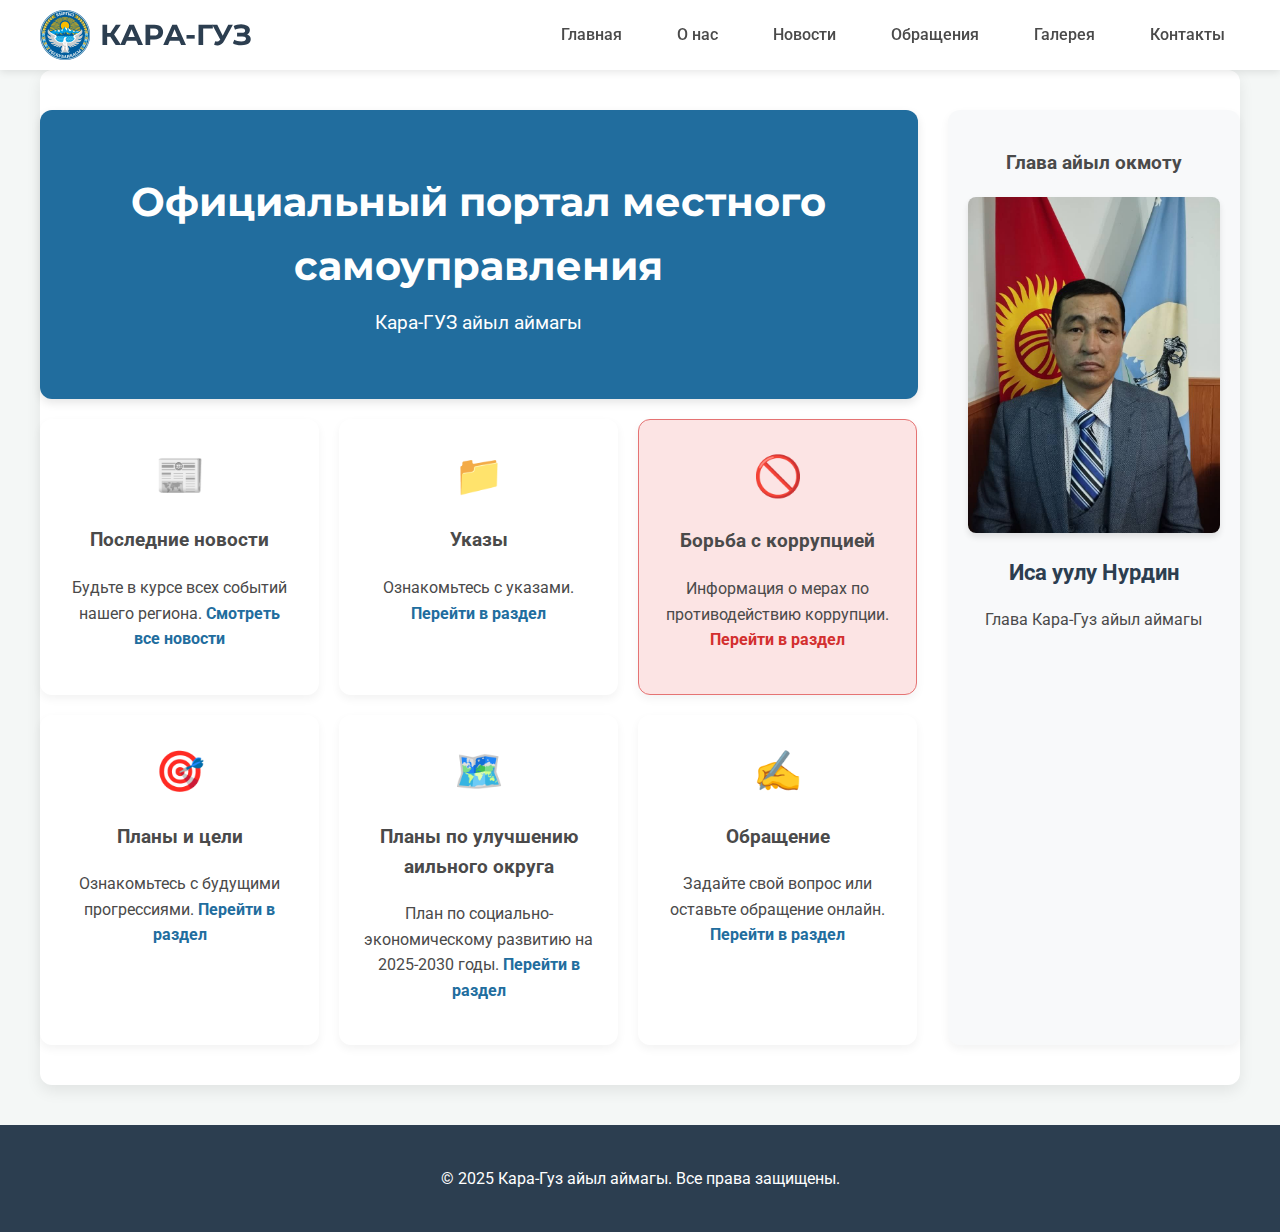
<file: index.html>
﻿<!DOCTYPE html>
<html lang="ru">
<head>
    <meta charset="UTF-8">
    <meta name="viewport" content="width=device-width, initial-scale=1.0">
    <title>Официальный сайт Кара-Гуз айыл аймагы</title>
    <meta name="description" content="Официальный портал местного самоуправления Кара-Гуз айыл аймагы. Новости, документы, обращения граждан, контакты.">
    <meta name="keywords" content="Кара-Гуз, айыл аймагы, Кара-Кулжинский район, Ошская область, местное самоуправление, новости, документы, контакты">
    <meta name="author" content="Разработчик сайта">

    <link rel="stylesheet" href="style.css">
    <link rel="preconnect" href="https://fonts.googleapis.com">
    <link rel="preconnect" href="https://fonts.gstatic.com" crossorigin>
    <link href="https://fonts.googleapis.com/css2?family=Montserrat:wght@400;500;700&family=Roboto:wght@400;700&display=swap" rel="stylesheet">
    <style>
        /* Дополнительные стили для блока "Борьба с коррупцией" */
        .info-card.corruption {
            background-color: #fce4e4;
            border: 1px solid #e57373;
        }

            .info-card.corruption .card-icon {
                color: #d32f2f;
            }

            .info-card.corruption .card-link {
                color: #d32f2f;
            }
    </style>
</head>

<body>

    <header class="header">
        <div class="container header-container">
            <a href="index.html" class="logo">
                <img src="images/logo.png" alt="Логотип Кара-Гуз айыл аймагы" class="logo-img" width="50" height="50">
                <span class="logo-text">КАРА-ГУЗ</span>
            </a>
            <nav class="nav" role="navigation">
                <ul class="nav-menu">
                    <li><a href="#home" class="nav-link" data-target="home">Главная</a></li>
                    <li><a href="#about" class="nav-link" data-target="about">О нас</a></li>
                    <li><a href="#news" class="nav-link" data-target="news">Новости</a></li>
                    <li><a href="#appeals" class="nav-link" data-target="appeals">Обращения</a></li>
                    <li><a href="#gallery" class="nav-link" data-target="gallery">Галерея</a></li>
                    <li><a href="#contacts" class="nav-link" data-target="contacts">Контакты</a></li>
                </ul>
            </nav>
            <button class="menu-toggle" aria-label="Открыть меню" aria-controls="nav-menu">
                <span></span>
                <span></span>
                <span></span>
            </button>
        </div>
    </header>

    <main id="main-content">
        <div class="container">

            <section id="home" class="content-section active">
                <div class="home-grid">
                    <div class="home-main">
                        <div class="hero-section">
                            <h1>Официальный портал местного самоуправления</h1>
                            <p>Кара-ГУЗ айыл аймагы</p>
                        </div>
                        <div class="info-blocks">
                            <div class="info-card" data-target="news">
                                <div class="card-icon">📰</div>
                                <h3>Последние новости</h3>
                                <p>Будьте в курсе всех событий нашего региона. <a href="news.html" class="card-link" data-target="news">Смотреть все новости</a></p>
                            </div>
                            <div class="info-card" onclick="window.location.href='указ.html'">
                                <div class="card-icon">📁</div>
                                <h3>Указы</h3>
                                <p>Ознакомьтесь с указами. <a href="указ.html" class="card-link">Перейти в раздел</a></p>
                            </div>
                            <div class="info-card corruption">
                                <div class="card-icon">🚫</div>
                                <h3>Борьба с коррупцией</h3>
                                <p>Информация о мерах по противодействию коррупции. <a href="corporation.html" class="card-link">Перейти в раздел</a></p>
                            </div>
                            <div class="info-card" onclick="window.location.href='указ.html'">
                                <div class="card-icon">🎯</div>
                                <h3>Планы и цели</h3>
                                <p>Ознакомьтесь с будущими прогрессиями. <a href="plans.html" class="card-link">Перейти в раздел</a></p>
                            </div>
                            <div class="info-card">
                                <div class="card-icon">🗺️</div>
                                <h3>Планы по улучшению аильного округа</h3>
                                <p>План по социально-экономическому развитию на 2025-2030 годы. <a href="progress.html" class="card-link">Перейти в раздел</a></p>
                            </div>
                            <div class="info-card" data-target="appeals">
                                <div class="card-icon">✍️</div>
                                <h3>Обращение</h3>
                                <p>Задайте свой вопрос или оставьте обращение онлайн. <a href="#appeals" class="card-link" data-target="appeals">Перейти в раздел</a></p>
                            </div>
                        </div>
                    </div>
                    <aside class="home-sidebar">
                        <div class="leader-block">
                            <h3>Глава айыл окмоту</h3>
                            <img src="images/глава_фото.jpg" alt="Фото главы Иса уулу Нурдин" class="leader-photo" loading="lazy" width="300" height="400">
                            <div class="leader-info">
                                <h4>Иса уулу Нурдин</h4>
                                <p>Глава Кара-Гуз айыл аймагы</p>
                            </div>
                        </div>
                    </aside>
                </div>
            </section>

            <section id="about" class="content-section" style="display: none;">
                <h2 class="section-title">Об айылном аймаке</h2>
                <div class="about-info">
                    <h3>Общая информация</h3>
                    <p><strong>Официальное название:</strong> Кара-Гуз айыл аймагынын айыл өкмөтү</p>
                    <p><strong>Год основания:</strong> 2024</p>
                    <p><strong>Географическое расположение:</strong> Расположен в западной части Кара-Кулжинского района, Ошской области.</p>
                    <p><strong>Глава:</strong> Иса уулу Нурдин</p>
                    <p><strong>Климат:</strong> Умеренный континентальный</p>
                    <p><strong>Состав:</strong> В состав айыл окмоту входят 8 сел.</p>
                    <div class="key-indicators">
                        <h3>Ключевые показатели (на 01.01.2025)</h3>
                        <table class="data-table">
                            <thead>
                                <tr>
                                    <th>Показатель</th>
                                    <th>Значение</th>
                                </tr>
                            </thead>
                            <tbody>
                                <tr>
                                    <td>Площадь</td>
                                    <td>27141 га</td>
                                </tr>
                                <tr>
                                    <td>Расстояние от районного центра</td>
                                    <td>24 км</td>
                                </tr>
                                <tr>
                                    <td>Расстояние от областного центра</td>
                                    <td>110 км</td>
                                </tr>
                                <tr>
                                    <td>Общая численность населения</td>
                                    <td>10219 человек</td>
                                </tr>
                                <tr>
                                    <td>Количество хозяйств</td>
                                    <td>1860</td>
                                </tr>
                                <tr>
                                    <td>Высота над уровнем моря</td>
                                    <td>1500-1900 м</td>
                                </tr>
                                <tr>
                                    <td>Национальный состав</td>
                                    <td>Кыргызы — 10219 человек (100%)</td>
                                </tr>
                                <tr>
                                    <td>Социальный состав</td>
                                    <td>Женщины — 5160, Мужчины — 5059</td>
                                </tr>
                                <tr>
                                    <td>Зарегистрировано преступлений</td>
                                    <td>4</td>
                                </tr>
                            </tbody>
                        </table>
                    </div>
                    <div class="village-info">
                        <h3>Села и их население</h3>
                        <ul class="village-list">
                            <li><strong>Кара-Жыгач:</strong> 1185 человек</li>
                            <li><strong>Алтын-Күрөк:</strong> 437 человек</li>
                            <li><strong>Насирдин:</strong> 416 человек</li>
                            <li><strong>Жетим-Дөбө:</strong> 1240 человек</li>
                            <li><strong>Калматай:</strong> 1050 человек</li>
                            <li><strong>Жаңы-Талаа:</strong> 1195 человек</li>
                            <li><strong>Кеңеш:</strong> 2906 человек</li>
                            <li><strong>Пор:</strong> 1776 человек</li>
                        </ul>
                    </div>
                </div>
            </section>

            <section id="news" class="content-section" style="display: none;">
                <h2 class="section-title">Последние новости</h2>
                <div class="news-list-view">
                </div>
                <div class="news-full-view">
                </div>
            </section>

            <section id="documents" class="content-section" style="display: none;">
                <h2 class="section-title">Документы</h2>
                <div class="document-filters">
                    <button class="filter-btn active" data-filter="all">Все</button>
                    <button class="filter-btn" data-filter="reports">Отчеты</button>
                    <button class="filter-btn" data-filter="resolutions">Постановления</button>
                </div>
                <ul class="documents-list">
                    <li data-category="resolutions">
                        <a href="#">
                            <div class="doc-info">
                                <h4>Постановление "О мерах по благоустройству села"</h4>
                                <p><strong>Дата:</strong> 15.07.2025</p>
                                <p><strong>Описание:</strong> Постановление, касающееся уборки и озеленения территорий айыл аймагы.</p>
                            </div>
                        </a>
                        <a href="#" class="download-link" download>Скачать (PDF)</a>
                    </li>
                    <li data-category="reports">
                        <a href="#">
                            <div class="doc-info">
                                <h4>Отчет о расходовании средств за II квартал 2025</h4>
                                <p><strong>Дата:</strong> 30.06.2025</p>
                            </div>
                        </a>
                        <a href="#" class="download-link" download>Скачать (PDF)</a>
                    </li>
                    <li data-category="resolutions">
                        <a href="#">
                            <div class="doc-info">
                                <h4>Постановление "О порядке рассмотрения обращений граждан"</h4>
                                <p><strong>Дата:</strong> 01.03.2023</p>
                                <p><strong>Описание:</strong> Документ, регламентирующий процесс приёма и рассмотрения обращений жителей.</p>
                            </div>
                        </a>
                        <a href="#" class="download-link" download>Скачать (PDF)</a>
                    </li>
                    <li data-category="reports">
                        <a href="#">
                            <div class="doc-info">
                                <h4>Отчет о проделанной работе за 2024 год</h4>
                                <p><strong>Дата:</strong> 15.01.2025</p>
                                <p><strong>Описание:</strong> Итоговый годовой отчет о деятельности айыл окмоту.</p>
                            </div>
                        </a>
                        <a href="#" class="download-link" download>Скачать (PDF)</a>
                    </li>
                </ul>
            </section>

            <section id="appeals" class="content-section" style="display: none;">
                <h2 class="section-title">Свяжитесь с нами</h2>
                <div class="appeals-info">
                    <p>Если у вас есть официальное обращение, вопрос или предложение, вы можете отправить его напрямую на нашу электронную почту. Мы рассмотрим ваше письмо в ближайшее время.</p>
                    <p><strong>Электронная почта для обращений:</strong></p>
                    <a href="mailto:iklammm5@gmail.com" class="email-link">iklammm5@gmail.com</a>
                    <p class="email-instruction">Нажмите на адрес, чтобы отправить письмо через вашу почтовую программу.</p>
                </div>
            </section>

            <section id="gallery" class="content-section" style="display: none;">
                <h2 class="section-title">Галерея</h2>
                <div class="gallery-filters">
                    <input type="text" id="gallery-search" placeholder="Поиск по галерее...">
                </div>
                <div class="gallery-grid">
                    <img src="images/Screenshot_20250808_213117_Video Player.jpg" alt="Описание первой фотографии" ...>
                    <img src="images/Screenshot_20250808_213441_Video Player.jpg" alt="Описание первой фотографии" ...>
                    <img src="images/Screenshot_20250808_213458_Video Player.jpg" alt="Описание первой фотографии" ...>
                    <img src="images/Screenshot_20250808_213513_Video Player.jpg" alt="Описание первой фотографии" ...>
                    <img src="images/Screenshot_20250808_213527_Video Player.jpg" alt="Описание первой фотографии" ...>
                    <img src="images/Screenshot_20250808_213538_Video Player.jpg" alt="Описание первой фотографии" ...>
                    <img src="images/Screenshot_20250808_213617_Video Player.jpg" alt="Описание первой фотографии" ...>
                    <img src="images/Screenshot_20250808_213702_Video Player.jpg" alt="Описание первой фотографии" ...>
                    <img src="images/Screenshot_20250808_213716_Video Player.jpg" alt="Описание первой фотографии" ...>
                    <img src="images/Screenshot_20250808_213731_Video Player.jpg" alt="Описание первой фотографии" ...>
                </div>
            </section>

            <section id="contacts" class="content-section" style="display: none;">
                <h2 class="section-title">Контакты</h2>
                <div class="contacts-info">
                    <p><strong>Адрес:</strong> Кара-Кулжа району, Жаңы-Талаа айылы</p>
                    <p><strong>Телефон:</strong> +996 (XXX) XXX-XX-XX (Пример)</p>
                    <p><strong>Email:</strong> iklammm5@gmail.com</p>
                    <p><strong>Почтовый индекс:</strong> 713600 (Пример)</p>
                </div>
                <div id="map-container">
                    <iframe src="https://www.google.com/maps/embed?pb=!1m18!1m12!1m3!1d1469.7547192809618!2d73.84411135450415!3d40.52843076891041!2m3!1f0!2f0!3f0!3m2!1i1024!2i768!4f13.1!3m3!1m2!1s0x38bd431e5f8f170f%3A0xe543e414c274483a!2z0J7QsdCw0LfQsNGA0L7Qu9C-INCS0YPRgNC10YLQsNC70Y_RgiDQvtC_0LrQvtC70YzQvdGD0YfQtdC90L3QvtC5INGA0LXRidC10YDQuA!5e0!3m2!1sru!2skg!4v1722830832014!5m2!1sru!2skg" width="100%" height="450" style="border:0;" allowfullscreen="" loading="lazy" referrerpolicy="no-referrer-when-downgrade"></iframe>
                </div>
            </section>

        </div>
    </main>

    <footer class="footer">
        <div class="container footer-content">
            <p>© 2025 Кара-Гуз айыл аймагы. Все права защищены.</p>
        </div>
    </footer>

    <script src="script.js"></script>

</body>
</html>
</file>
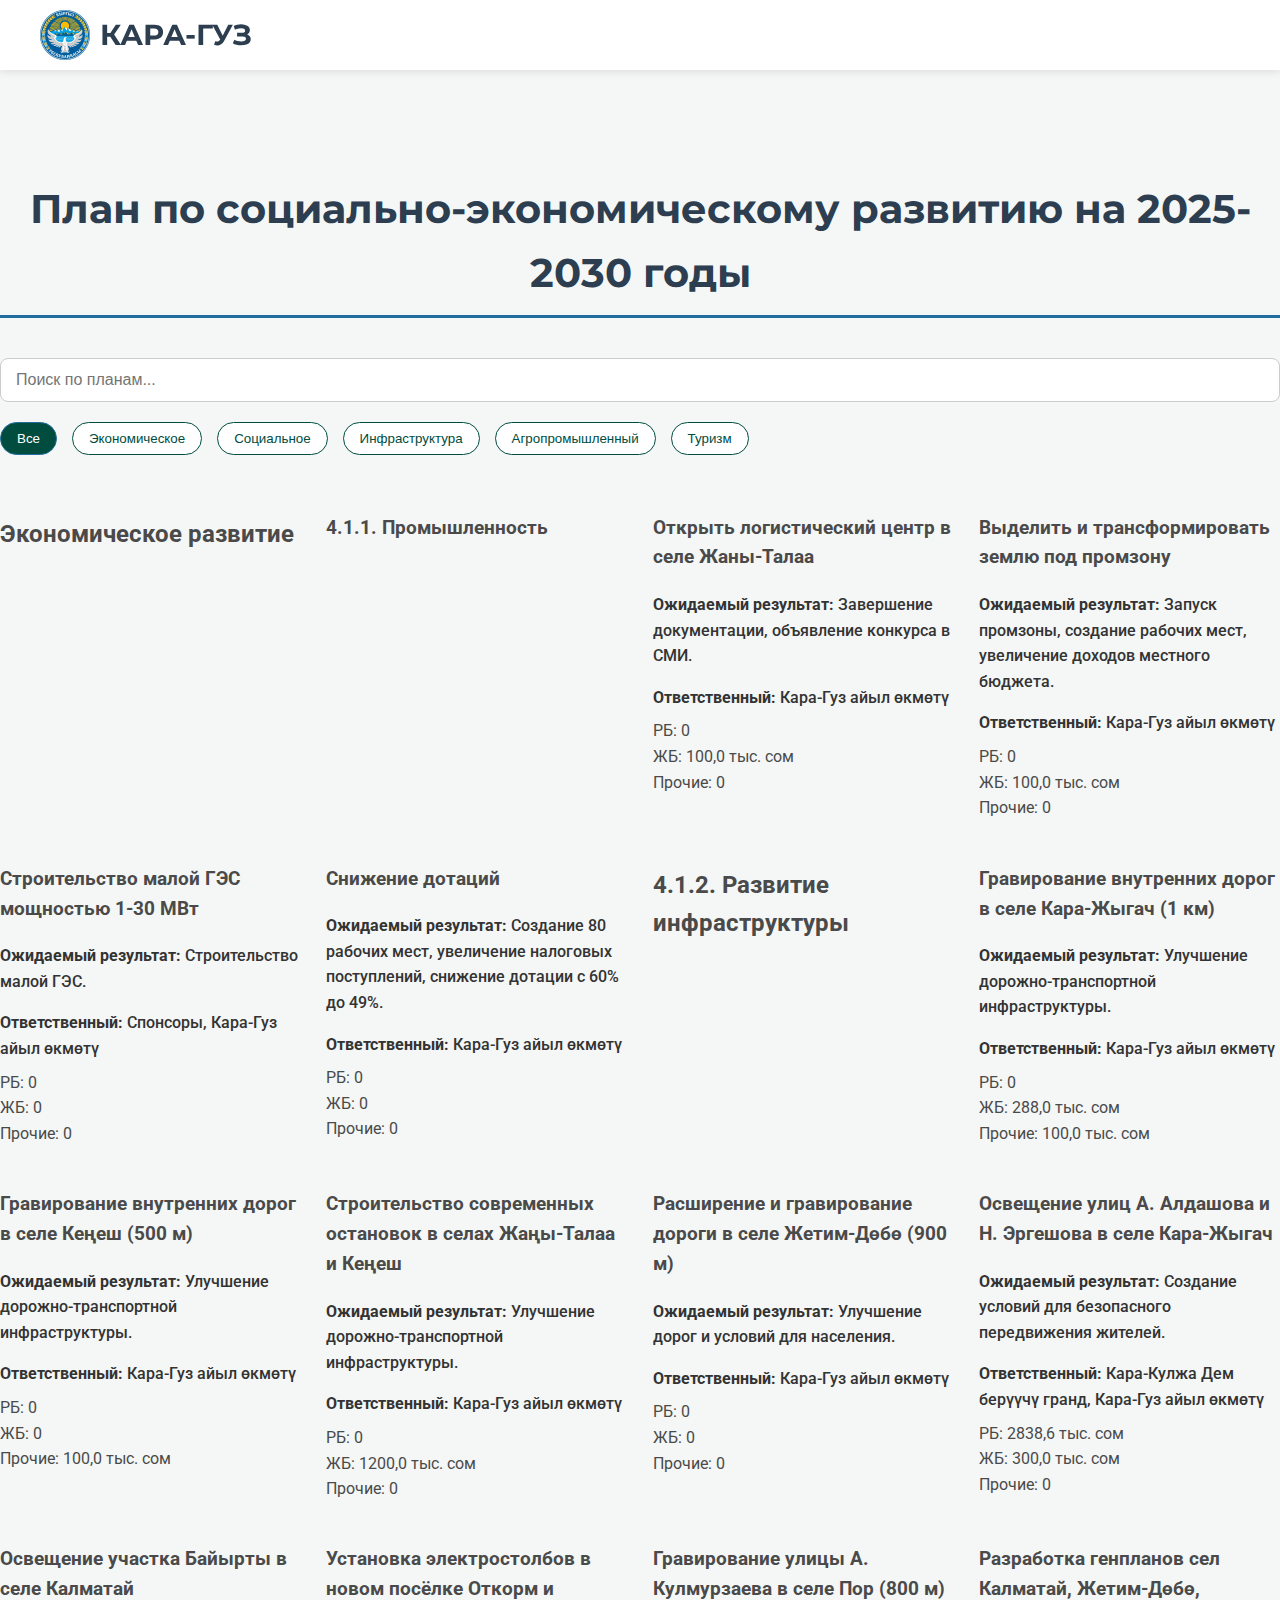
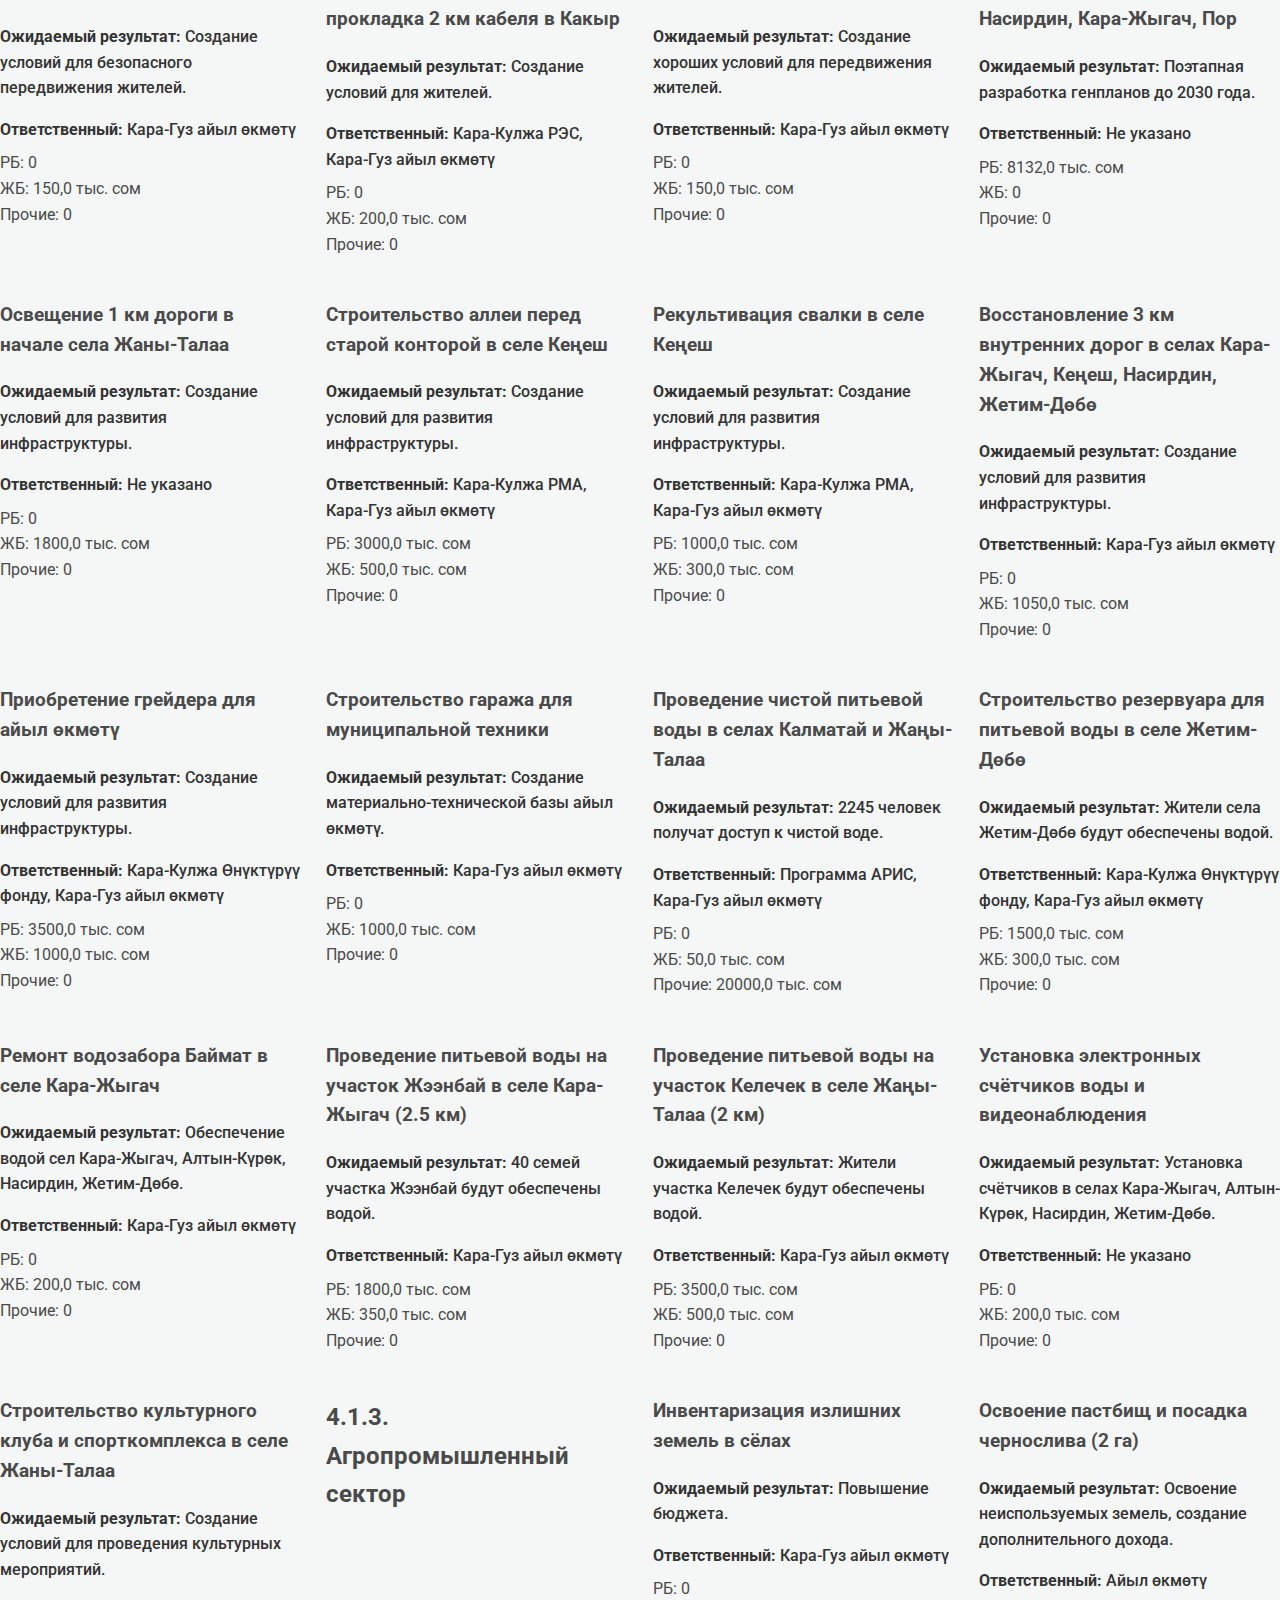
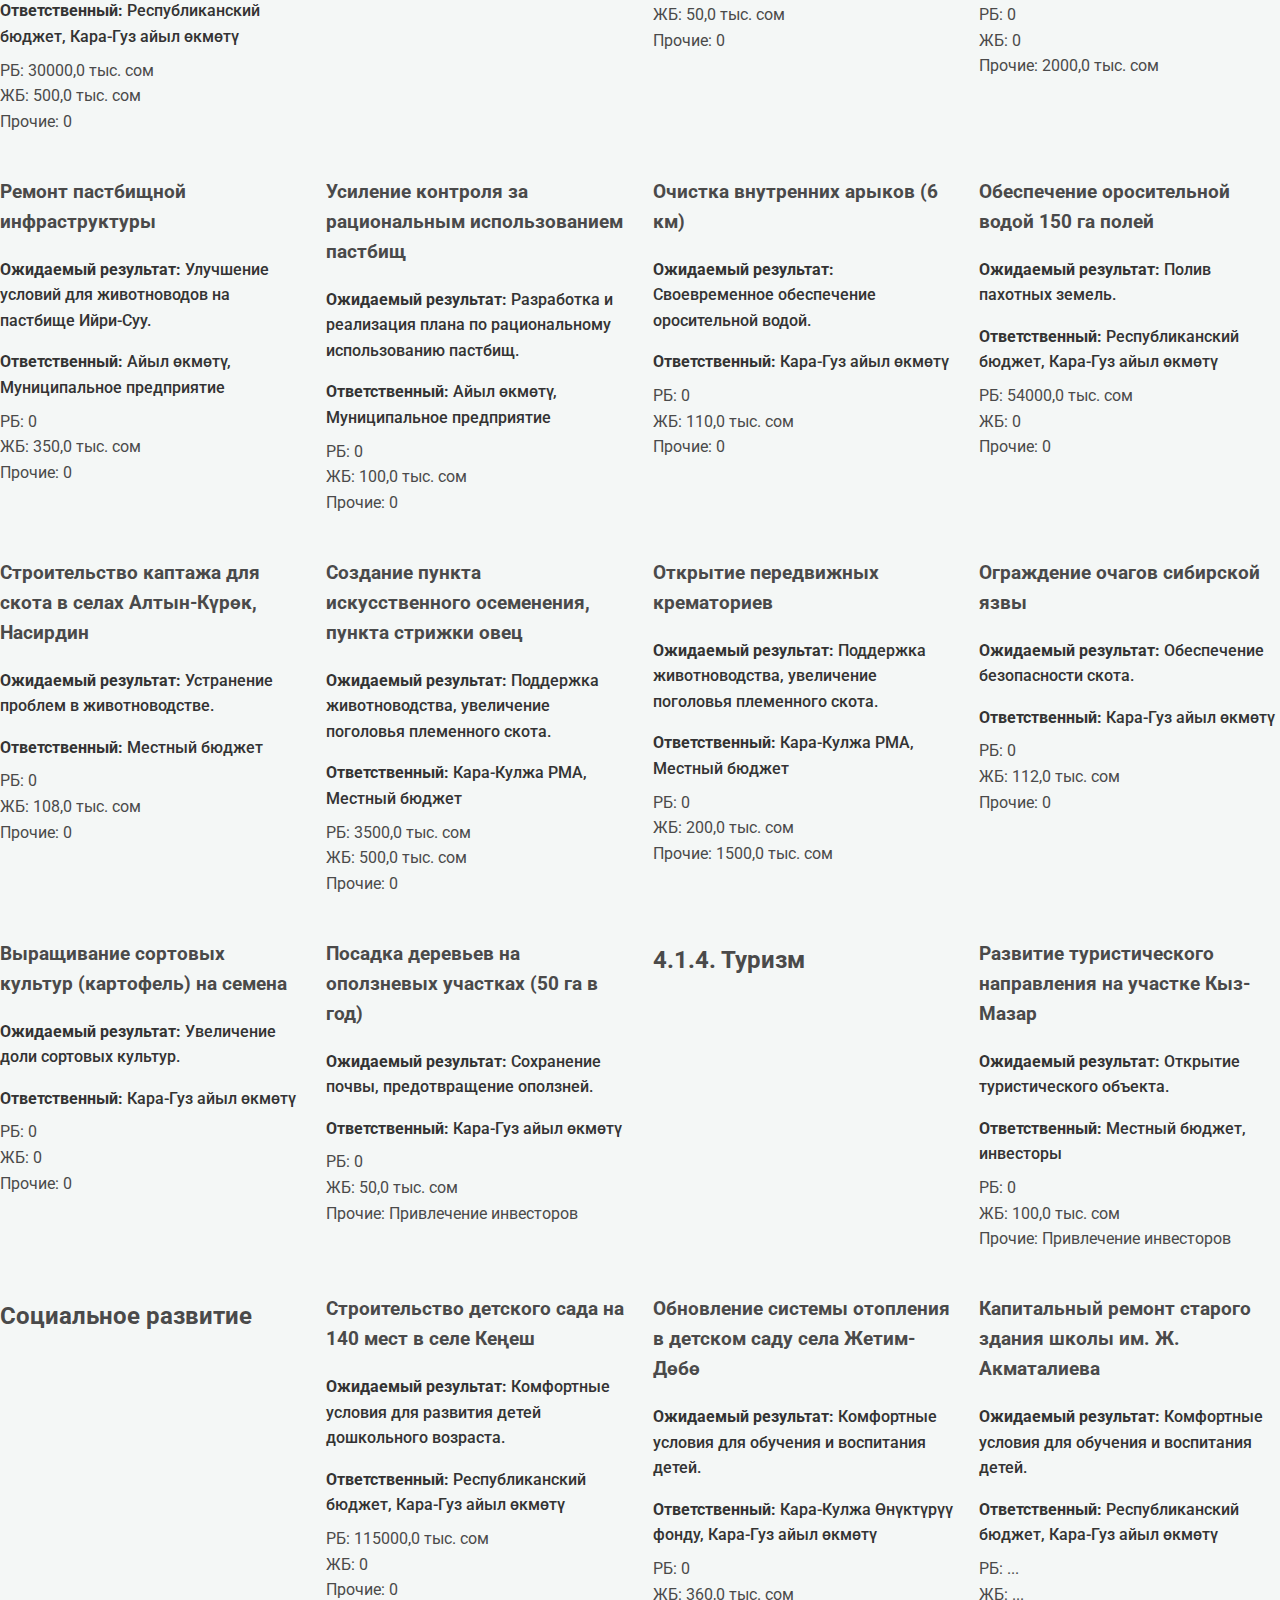
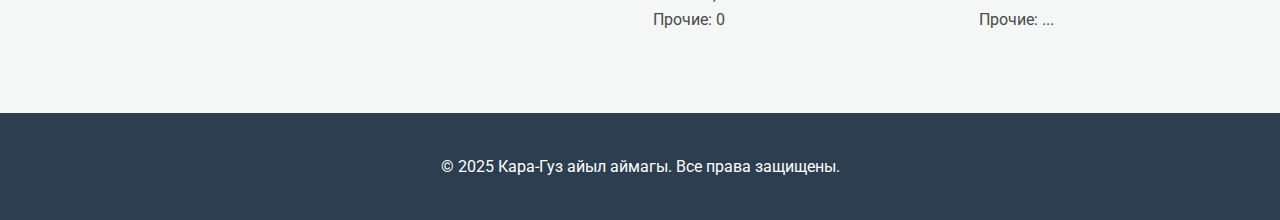
<file: progress.html>
﻿<!DOCTYPE html>
<html lang="ru">
<head>
    <meta charset="UTF-8">
    <meta name="viewport" content="width=device-width, initial-scale=1.0">
    <title>Планы и цели - Кара-Гуз айыл аймагы</title>
    <link rel="stylesheet" href="style.css">
    <link href="https://fonts.googleapis.com/css2?family=Montserrat:wght@400;500;700&family=Roboto:wght@400;700&display=swap" rel="stylesheet">
</head>
<body>

    <header class="header">
        <div class="container header-container">
            <a href="index.html" class="logo">
                <img src="images/logo.png" alt="Логотип Кара-Гуз айыл аймагы" class="logo-img" width="50" height="50">
                <span class="logo-text">КАРА-ГУЗ</span>
            </a>
            <nav class="nav">
                <ul class="nav-menu">
                </ul>
            </nav>
            <button class="menu-toggle" aria-label="Открыть меню">
                <span></span>
                <span></span>
                <span></span>
            </button>
        </div>
    </header>

    <main class="main-content main-progress">
        <div class="container-progress">
            <h1 class="section-title">План по социально-экономическому развитию на 2025-2030 годы</h1>

            <div class="filter-search-container">
                <div class="search-bar">
                    <input type="text" id="progress-search" placeholder="Поиск по планам...">
                </div>
                <div class="filters">
                    <button class="filter-btn active" data-filter="all">Все</button>
                    <button class="filter-btn" data-filter="экономическое">Экономическое</button>
                    <button class="filter-btn" data-filter="социальное">Социальное</button>
                    <button class="filter-btn" data-filter="инфраструктура">Инфраструктура</button>
                    <button class="filter-btn" data-filter="агропромышленный">Агропромышленный</button>
                    <button class="filter-btn" data-filter="туризм">Туризм</button>
                </div>
            </div>

            <div class="progress-grid">
                <h2 class="progress-section-title" data-category-heading="экономическое">Экономическое развитие</h2>

                <h3>4.1.1. Промышленность</h3>
                <div class="progress-item" data-category="экономическое">
                    <h3>Открыть логистический центр в селе Жаны-Талаа</h3>
                    <p><strong>Ожидаемый результат:</strong> Завершение документации, объявление конкурса в СМИ.</p>
                    <p><strong>Ответственный:</strong> Кара-Гуз айыл өкмөтү</p>
                    <div class="budget-info">
                        <div><span class="label">РБ:</span> <span class="value">0</span></div>
                        <div><span class="label">ЖБ:</span> <span class="value">100,0 тыс. сом</span></div>
                        <div><span class="label">Прочие:</span> <span class="value">0</span></div>
                    </div>
                </div>
                <div class="progress-item" data-category="экономическое">
                    <h3>Выделить и трансформировать землю под промзону</h3>
                    <p><strong>Ожидаемый результат:</strong> Запуск промзоны, создание рабочих мест, увеличение доходов местного бюджета.</p>
                    <p><strong>Ответственный:</strong> Кара-Гуз айыл өкмөтү</p>
                    <div class="budget-info">
                        <div><span class="label">РБ:</span> <span class="value">0</span></div>
                        <div><span class="label">ЖБ:</span> <span class="value">100,0 тыс. сом</span></div>
                        <div><span class="label">Прочие:</span> <span class="value">0</span></div>
                    </div>
                </div>
                <div class="progress-item" data-category="экономическое">
                    <h3>Строительство малой ГЭС мощностью 1-30 МВт</h3>
                    <p><strong>Ожидаемый результат:</strong> Строительство малой ГЭС.</p>
                    <p><strong>Ответственный:</strong> Спонсоры, Кара-Гуз айыл өкмөтү</p>
                    <div class="budget-info">
                        <div><span class="label">РБ:</span> <span class="value">0</span></div>
                        <div><span class="label">ЖБ:</span> <span class="value">0</span></div>
                        <div><span class="label">Прочие:</span> <span class="value">0</span></div>
                    </div>
                </div>
                <div class="progress-item" data-category="экономическое">
                    <h3>Снижение дотаций</h3>
                    <p><strong>Ожидаемый результат:</strong> Создание 80 рабочих мест, увеличение налоговых поступлений, снижение дотации с 60% до 49%.</p>
                    <p><strong>Ответственный:</strong> Кара-Гуз айыл өкмөтү</p>
                    <div class="budget-info">
                        <div><span class="label">РБ:</span> <span class="value">0</span></div>
                        <div><span class="label">ЖБ:</span> <span class="value">0</span></div>
                        <div><span class="label">Прочие:</span> <span class="value">0</span></div>
                    </div>
                </div>

                <h2 class="progress-section-title" data-category-heading="инфраструктура">4.1.2. Развитие инфраструктуры</h2>
                <div class="progress-item" data-category="инфраструктура">
                    <h3>Гравирование внутренних дорог в селе Кара-Жыгач (1 км)</h3>
                    <p><strong>Ожидаемый результат:</strong> Улучшение дорожно-транспортной инфраструктуры.</p>
                    <p><strong>Ответственный:</strong> Кара-Гуз айыл өкмөтү</p>
                    <div class="budget-info">
                        <div><span class="label">РБ:</span> <span class="value">0</span></div>
                        <div><span class="label">ЖБ:</span> <span class="value">288,0 тыс. сом</span></div>
                        <div><span class="label">Прочие:</span> <span class="value">100,0 тыс. сом</span></div>
                    </div>
                </div>
                <div class="progress-item" data-category="инфраструктура">
                    <h3>Гравирование внутренних дорог в селе Кеңеш (500 м)</h3>
                    <p><strong>Ожидаемый результат:</strong> Улучшение дорожно-транспортной инфраструктуры.</p>
                    <p><strong>Ответственный:</strong> Кара-Гуз айыл өкмөтү</p>
                    <div class="budget-info">
                        <div><span class="label">РБ:</span> <span class="value">0</span></div>
                        <div><span class="label">ЖБ:</span> <span class="value">0</span></div>
                        <div><span class="label">Прочие:</span> <span class="value">100,0 тыс. сом</span></div>
                    </div>
                </div>
                <div class="progress-item" data-category="инфраструктура">
                    <h3>Строительство современных остановок в селах Жаңы-Талаа и Кеңеш</h3>
                    <p><strong>Ожидаемый результат:</strong> Улучшение дорожно-транспортной инфраструктуры.</p>
                    <p><strong>Ответственный:</strong> Кара-Гуз айыл өкмөтү</p>
                    <div class="budget-info">
                        <div><span class="label">РБ:</span> <span class="value">0</span></div>
                        <div><span class="label">ЖБ:</span> <span class="value">1200,0 тыс. сом</span></div>
                        <div><span class="label">Прочие:</span> <span class="value">0</span></div>
                    </div>
                </div>
                <div class="progress-item" data-category="инфраструктура">
                    <h3>Расширение и гравирование дороги в селе Жетим-Дөбө (900 м)</h3>
                    <p><strong>Ожидаемый результат:</strong> Улучшение дорог и условий для населения.</p>
                    <p><strong>Ответственный:</strong> Кара-Гуз айыл өкмөтү</p>
                    <div class="budget-info">
                        <div><span class="label">РБ:</span> <span class="value">0</span></div>
                        <div><span class="label">ЖБ:</span> <span class="value">0</span></div>
                        <div><span class="label">Прочие:</span> <span class="value">0</span></div>
                    </div>
                </div>
                <div class="progress-item" data-category="инфраструктура">
                    <h3>Освещение улиц А. Алдашова и Н. Эргешова в селе Кара-Жыгач</h3>
                    <p><strong>Ожидаемый результат:</strong> Создание условий для безопасного передвижения жителей.</p>
                    <p><strong>Ответственный:</strong> Кара-Кулжа Дем берүүчү гранд, Кара-Гуз айыл өкмөтү</p>
                    <div class="budget-info">
                        <div><span class="label">РБ:</span> <span class="value">2838,6 тыс. сом</span></div>
                        <div><span class="label">ЖБ:</span> <span class="value">300,0 тыс. сом</span></div>
                        <div><span class="label">Прочие:</span> <span class="value">0</span></div>
                    </div>
                </div>
                <div class="progress-item" data-category="инфраструктура">
                    <h3>Освещение участка Байырты в селе Калматай</h3>
                    <p><strong>Ожидаемый результат:</strong> Создание условий для безопасного передвижения жителей.</p>
                    <p><strong>Ответственный:</strong> Кара-Гуз айыл өкмөтү</p>
                    <div class="budget-info">
                        <div><span class="label">РБ:</span> <span class="value">0</span></div>
                        <div><span class="label">ЖБ:</span> <span class="value">150,0 тыс. сом</span></div>
                        <div><span class="label">Прочие:</span> <span class="value">0</span></div>
                    </div>
                </div>
                <div class="progress-item" data-category="инфраструктура">
                    <h3>Установка электростолбов в новом посёлке Откорм и прокладка 2 км кабеля в Какыр</h3>
                    <p><strong>Ожидаемый результат:</strong> Создание условий для жителей.</p>
                    <p><strong>Ответственный:</strong> Кара-Кулжа РЭС, Кара-Гуз айыл өкмөтү</p>
                    <div class="budget-info">
                        <div><span class="label">РБ:</span> <span class="value">0</span></div>
                        <div><span class="label">ЖБ:</span> <span class="value">200,0 тыс. сом</span></div>
                        <div><span class="label">Прочие:</span> <span class="value">0</span></div>
                    </div>
                </div>
                <div class="progress-item" data-category="инфраструктура">
                    <h3>Гравирование улицы А. Кулмурзаева в селе Пор (800 м)</h3>
                    <p><strong>Ожидаемый результат:</strong> Создание хороших условий для передвижения жителей.</p>
                    <p><strong>Ответственный:</strong> Кара-Гуз айыл өкмөтү</p>
                    <div class="budget-info">
                        <div><span class="label">РБ:</span> <span class="value">0</span></div>
                        <div><span class="label">ЖБ:</span> <span class="value">150,0 тыс. сом</span></div>
                        <div><span class="label">Прочие:</span> <span class="value">0</span></div>
                    </div>
                </div>
                <div class="progress-item" data-category="инфраструктура">
                    <h3>Разработка генпланов сел Калматай, Жетим-Дөбө, Насирдин, Кара-Жыгач, Пор</h3>
                    <p><strong>Ожидаемый результат:</strong> Поэтапная разработка генпланов до 2030 года.</p>
                    <p><strong>Ответственный:</strong> Не указано</p>
                    <div class="budget-info">
                        <div><span class="label">РБ:</span> <span class="value">8132,0 тыс. сом</span></div>
                        <div><span class="label">ЖБ:</span> <span class="value">0</span></div>
                        <div><span class="label">Прочие:</span> <span class="value">0</span></div>
                    </div>
                </div>
                <div class="progress-item" data-category="инфраструктура">
                    <h3>Освещение 1 км дороги в начале села Жаны-Талаа</h3>
                    <p><strong>Ожидаемый результат:</strong> Создание условий для развития инфраструктуры.</p>
                    <p><strong>Ответственный:</strong> Не указано</p>
                    <div class="budget-info">
                        <div><span class="label">РБ:</span> <span class="value">0</span></div>
                        <div><span class="label">ЖБ:</span> <span class="value">1800,0 тыс. сом</span></div>
                        <div><span class="label">Прочие:</span> <span class="value">0</span></div>
                    </div>
                </div>
                <div class="progress-item" data-category="инфраструктура">
                    <h3>Строительство аллеи перед старой конторой в селе Кеңеш</h3>
                    <p><strong>Ожидаемый результат:</strong> Создание условий для развития инфраструктуры.</p>
                    <p><strong>Ответственный:</strong> Кара-Кулжа РМА, Кара-Гуз айыл өкмөтү</p>
                    <div class="budget-info">
                        <div><span class="label">РБ:</span> <span class="value">3000,0 тыс. сом</span></div>
                        <div><span class="label">ЖБ:</span> <span class="value">500,0 тыс. сом</span></div>
                        <div><span class="label">Прочие:</span> <span class="value">0</span></div>
                    </div>
                </div>
                <div class="progress-item" data-category="инфраструктура">
                    <h3>Рекультивация свалки в селе Кеңеш</h3>
                    <p><strong>Ожидаемый результат:</strong> Создание условий для развития инфраструктуры.</p>
                    <p><strong>Ответственный:</strong> Кара-Кулжа РМА, Кара-Гуз айыл өкмөтү</p>
                    <div class="budget-info">
                        <div><span class="label">РБ:</span> <span class="value">1000,0 тыс. сом</span></div>
                        <div><span class="label">ЖБ:</span> <span class="value">300,0 тыс. сом</span></div>
                        <div><span class="label">Прочие:</span> <span class="value">0</span></div>
                    </div>
                </div>
                <div class="progress-item" data-category="инфраструктура">
                    <h3>Восстановление 3 км внутренних дорог в селах Кара-Жыгач, Кеңеш, Насирдин, Жетим-Дөбө</h3>
                    <p><strong>Ожидаемый результат:</strong> Создание условий для развития инфраструктуры.</p>
                    <p><strong>Ответственный:</strong> Кара-Гуз айыл өкмөтү</p>
                    <div class="budget-info">
                        <div><span class="label">РБ:</span> <span class="value">0</span></div>
                        <div><span class="label">ЖБ:</span> <span class="value">1050,0 тыс. сом</span></div>
                        <div><span class="label">Прочие:</span> <span class="value">0</span></div>
                    </div>
                </div>
                <div class="progress-item" data-category="инфраструктура">
                    <h3>Приобретение грейдера для айыл өкмөтү</h3>
                    <p><strong>Ожидаемый результат:</strong> Создание условий для развития инфраструктуры.</p>
                    <p><strong>Ответственный:</strong> Кара-Кулжа Өнүктүрүү фонду, Кара-Гуз айыл өкмөтү</p>
                    <div class="budget-info">
                        <div><span class="label">РБ:</span> <span class="value">3500,0 тыс. сом</span></div>
                        <div><span class="label">ЖБ:</span> <span class="value">1000,0 тыс. сом</span></div>
                        <div><span class="label">Прочие:</span> <span class="value">0</span></div>
                    </div>
                </div>
                <div class="progress-item" data-category="инфраструктура">
                    <h3>Строительство гаража для муниципальной техники</h3>
                    <p><strong>Ожидаемый результат:</strong> Создание материально-технической базы айыл өкмөтү.</p>
                    <p><strong>Ответственный:</strong> Кара-Гуз айыл өкмөтү</p>
                    <div class="budget-info">
                        <div><span class="label">РБ:</span> <span class="value">0</span></div>
                        <div><span class="label">ЖБ:</span> <span class="value">1000,0 тыс. сом</span></div>
                        <div><span class="label">Прочие:</span> <span class="value">0</span></div>
                    </div>
                </div>
                <div class="progress-item" data-category="инфраструктура">
                    <h3>Проведение чистой питьевой воды в селах Калматай и Жаңы-Талаа</h3>
                    <p><strong>Ожидаемый результат:</strong> 2245 человек получат доступ к чистой воде.</p>
                    <p><strong>Ответственный:</strong> Программа АРИС, Кара-Гуз айыл өкмөтү</p>
                    <div class="budget-info">
                        <div><span class="label">РБ:</span> <span class="value">0</span></div>
                        <div><span class="label">ЖБ:</span> <span class="value">50,0 тыс. сом</span></div>
                        <div><span class="label">Прочие:</span> <span class="value">20000,0 тыс. сом</span></div>
                    </div>
                </div>
                <div class="progress-item" data-category="инфраструктура">
                    <h3>Строительство резервуара для питьевой воды в селе Жетим-Дөбө</h3>
                    <p><strong>Ожидаемый результат:</strong> Жители села Жетим-Дөбө будут обеспечены водой.</p>
                    <p><strong>Ответственный:</strong> Кара-Кулжа Өнүктүрүү фонду, Кара-Гуз айыл өкмөтү</p>
                    <div class="budget-info">
                        <div><span class="label">РБ:</span> <span class="value">1500,0 тыс. сом</span></div>
                        <div><span class="label">ЖБ:</span> <span class="value">300,0 тыс. сом</span></div>
                        <div><span class="label">Прочие:</span> <span class="value">0</span></div>
                    </div>
                </div>
                <div class="progress-item" data-category="инфраструктура">
                    <h3>Ремонт водозабора Баймат в селе Кара-Жыгач</h3>
                    <p><strong>Ожидаемый результат:</strong> Обеспечение водой сел Кара-Жыгач, Алтын-Күрөк, Насирдин, Жетим-Дөбө.</p>
                    <p><strong>Ответственный:</strong> Кара-Гуз айыл өкмөтү</p>
                    <div class="budget-info">
                        <div><span class="label">РБ:</span> <span class="value">0</span></div>
                        <div><span class="label">ЖБ:</span> <span class="value">200,0 тыс. сом</span></div>
                        <div><span class="label">Прочие:</span> <span class="value">0</span></div>
                    </div>
                </div>
                <div class="progress-item" data-category="инфраструктура">
                    <h3>Проведение питьевой воды на участок Жээнбай в селе Кара-Жыгач (2.5 км)</h3>
                    <p><strong>Ожидаемый результат:</strong> 40 семей участка Жээнбай будут обеспечены водой.</p>
                    <p><strong>Ответственный:</strong> Кара-Гуз айыл өкмөтү</p>
                    <div class="budget-info">
                        <div><span class="label">РБ:</span> <span class="value">1800,0 тыс. сом</span></div>
                        <div><span class="label">ЖБ:</span> <span class="value">350,0 тыс. сом</span></div>
                        <div><span class="label">Прочие:</span> <span class="value">0</span></div>
                    </div>
                </div>
                <div class="progress-item" data-category="инфраструктура">
                    <h3>Проведение питьевой воды на участок Келечек в селе Жаңы-Талаа (2 км)</h3>
                    <p><strong>Ожидаемый результат:</strong> Жители участка Келечек будут обеспечены водой.</p>
                    <p><strong>Ответственный:</strong> Кара-Гуз айыл өкмөтү</p>
                    <div class="budget-info">
                        <div><span class="label">РБ:</span> <span class="value">3500,0 тыс. сом</span></div>
                        <div><span class="label">ЖБ:</span> <span class="value">500,0 тыс. сом</span></div>
                        <div><span class="label">Прочие:</span> <span class="value">0</span></div>
                    </div>
                </div>
                <div class="progress-item" data-category="инфраструктура">
                    <h3>Установка электронных счётчиков воды и видеонаблюдения</h3>
                    <p><strong>Ожидаемый результат:</strong> Установка счётчиков в селах Кара-Жыгач, Алтын-Күрөк, Насирдин, Жетим-Дөбө.</p>
                    <p><strong>Ответственный:</strong> Не указано</p>
                    <div class="budget-info">
                        <div><span class="label">РБ:</span> <span class="value">0</span></div>
                        <div><span class="label">ЖБ:</span> <span class="value">200,0 тыс. сом</span></div>
                        <div><span class="label">Прочие:</span> <span class="value">0</span></div>
                    </div>
                </div>
                <div class="progress-item" data-category="инфраструктура">
                    <h3>Строительство культурного клуба и спорткомплекса в селе Жаны-Талаа</h3>
                    <p><strong>Ожидаемый результат:</strong> Создание условий для проведения культурных мероприятий.</p>
                    <p><strong>Ответственный:</strong> Республиканский бюджет, Кара-Гуз айыл өкмөтү</p>
                    <div class="budget-info">
                        <div><span class="label">РБ:</span> <span class="value">30000,0 тыс. сом</span></div>
                        <div><span class="label">ЖБ:</span> <span class="value">500,0 тыс. сом</span></div>
                        <div><span class="label">Прочие:</span> <span class="value">0</span></div>
                    </div>
                </div>

                <h2 class="progress-section-title" data-category-heading="агропромышленный">4.1.3. Агропромышленный сектор</h2>
                <div class="progress-item" data-category="агропромышленный">
                    <h3>Инвентаризация излишних земель в сёлах</h3>
                    <p><strong>Ожидаемый результат:</strong> Повышение бюджета.</p>
                    <p><strong>Ответственный:</strong> Кара-Гуз айыл өкмөтү</p>
                    <div class="budget-info">
                        <div><span class="label">РБ:</span> <span class="value">0</span></div>
                        <div><span class="label">ЖБ:</span> <span class="value">50,0 тыс. сом</span></div>
                        <div><span class="label">Прочие:</span> <span class="value">0</span></div>
                    </div>
                </div>
                <div class="progress-item" data-category="агропромышленный">
                    <h3>Освоение пастбищ и посадка чернослива (2 га)</h3>
                    <p><strong>Ожидаемый результат:</strong> Освоение неиспользуемых земель, создание дополнительного дохода.</p>
                    <p><strong>Ответственный:</strong> Айыл өкмөтү</p>
                    <div class="budget-info">
                        <div><span class="label">РБ:</span> <span class="value">0</span></div>
                        <div><span class="label">ЖБ:</span> <span class="value">0</span></div>
                        <div><span class="label">Прочие:</span> <span class="value">2000,0 тыс. сом</span></div>
                    </div>
                </div>
                <div class="progress-item" data-category="агропромышленный">
                    <h3>Ремонт пастбищной инфраструктуры</h3>
                    <p><strong>Ожидаемый результат:</strong> Улучшение условий для животноводов на пастбище Ийри-Суу.</p>
                    <p><strong>Ответственный:</strong> Айыл өкмөтү, Муниципальное предприятие</p>
                    <div class="budget-info">
                        <div><span class="label">РБ:</span> <span class="value">0</span></div>
                        <div><span class="label">ЖБ:</span> <span class="value">350,0 тыс. сом</span></div>
                        <div><span class="label">Прочие:</span> <span class="value">0</span></div>
                    </div>
                </div>
                <div class="progress-item" data-category="агропромышленный">
                    <h3>Усиление контроля за рациональным использованием пастбищ</h3>
                    <p><strong>Ожидаемый результат:</strong> Разработка и реализация плана по рациональному использованию пастбищ.</p>
                    <p><strong>Ответственный:</strong> Айыл өкмөтү, Муниципальное предприятие</p>
                    <div class="budget-info">
                        <div><span class="label">РБ:</span> <span class="value">0</span></div>
                        <div><span class="label">ЖБ:</span> <span class="value">100,0 тыс. сом</span></div>
                        <div><span class="label">Прочие:</span> <span class="value">0</span></div>
                    </div>
                </div>
                <div class="progress-item" data-category="агропромышленный">
                    <h3>Очистка внутренних арыков (6 км)</h3>
                    <p><strong>Ожидаемый результат:</strong> Своевременное обеспечение оросительной водой.</p>
                    <p><strong>Ответственный:</strong> Кара-Гуз айыл өкмөтү</p>
                    <div class="budget-info">
                        <div><span class="label">РБ:</span> <span class="value">0</span></div>
                        <div><span class="label">ЖБ:</span> <span class="value">110,0 тыс. сом</span></div>
                        <div><span class="label">Прочие:</span> <span class="value">0</span></div>
                    </div>
                </div>
                <div class="progress-item" data-category="агропромышленный">
                    <h3>Обеспечение оросительной водой 150 га полей</h3>
                    <p><strong>Ожидаемый результат:</strong> Полив пахотных земель.</p>
                    <p><strong>Ответственный:</strong> Республиканский бюджет, Кара-Гуз айыл өкмөтү</p>
                    <div class="budget-info">
                        <div><span class="label">РБ:</span> <span class="value">54000,0 тыс. сом</span></div>
                        <div><span class="label">ЖБ:</span> <span class="value">0</span></div>
                        <div><span class="label">Прочие:</span> <span class="value">0</span></div>
                    </div>
                </div>
                <div class="progress-item" data-category="агропромышленный">
                    <h3>Строительство каптажа для скота в селах Алтын-Күрөк, Насирдин</h3>
                    <p><strong>Ожидаемый результат:</strong> Устранение проблем в животноводстве.</p>
                    <p><strong>Ответственный:</strong> Местный бюджет</p>
                    <div class="budget-info">
                        <div><span class="label">РБ:</span> <span class="value">0</span></div>
                        <div><span class="label">ЖБ:</span> <span class="value">108,0 тыс. сом</span></div>
                        <div><span class="label">Прочие:</span> <span class="value">0</span></div>
                    </div>
                </div>
                <div class="progress-item" data-category="агропромышленный">
                    <h3>Создание пункта искусственного осеменения, пункта стрижки овец</h3>
                    <p><strong>Ожидаемый результат:</strong> Поддержка животноводства, увеличение поголовья племенного скота.</p>
                    <p><strong>Ответственный:</strong> Кара-Кулжа РМА, Местный бюджет</p>
                    <div class="budget-info">
                        <div><span class="label">РБ:</span> <span class="value">3500,0 тыс. сом</span></div>
                        <div><span class="label">ЖБ:</span> <span class="value">500,0 тыс. сом</span></div>
                        <div><span class="label">Прочие:</span> <span class="value">0</span></div>
                    </div>
                </div>
                <div class="progress-item" data-category="агропромышленный">
                    <h3>Открытие передвижных крематориев</h3>
                    <p><strong>Ожидаемый результат:</strong> Поддержка животноводства, увеличение поголовья племенного скота.</p>
                    <p><strong>Ответственный:</strong> Кара-Кулжа РМА, Местный бюджет</p>
                    <div class="budget-info">
                        <div><span class="label">РБ:</span> <span class="value">0</span></div>
                        <div><span class="label">ЖБ:</span> <span class="value">200,0 тыс. сом</span></div>
                        <div><span class="label">Прочие:</span> <span class="value">1500,0 тыс. сом</span></div>
                    </div>
                </div>
                <div class="progress-item" data-category="агропромышленный">
                    <h3>Ограждение очагов сибирской язвы</h3>
                    <p><strong>Ожидаемый результат:</strong> Обеспечение безопасности скота.</p>
                    <p><strong>Ответственный:</strong> Кара-Гуз айыл өкмөтү</p>
                    <div class="budget-info">
                        <div><span class="label">РБ:</span> <span class="value">0</span></div>
                        <div><span class="label">ЖБ:</span> <span class="value">112,0 тыс. сом</span></div>
                        <div><span class="label">Прочие:</span> <span class="value">0</span></div>
                    </div>
                </div>
                <div class="progress-item" data-category="агропромышленный">
                    <h3>Выращивание сортовых культур (картофель) на семена</h3>
                    <p><strong>Ожидаемый результат:</strong> Увеличение доли сортовых культур.</p>
                    <p><strong>Ответственный:</strong> Кара-Гуз айыл өкмөтү</p>
                    <div class="budget-info">
                        <div><span class="label">РБ:</span> <span class="value">0</span></div>
                        <div><span class="label">ЖБ:</span> <span class="value">0</span></div>
                        <div><span class="label">Прочие:</span> <span class="value">0</span></div>
                    </div>
                </div>
                <div class="progress-item" data-category="агропромышленный">
                    <h3>Посадка деревьев на оползневых участках (50 га в год)</h3>
                    <p><strong>Ожидаемый результат:</strong> Сохранение почвы, предотвращение оползней.</p>
                    <p><strong>Ответственный:</strong> Кара-Гуз айыл өкмөтү</p>
                    <div class="budget-info">
                        <div><span class="label">РБ:</span> <span class="value">0</span></div>
                        <div><span class="label">ЖБ:</span> <span class="value">50,0 тыс. сом</span></div>
                        <div><span class="label">Прочие:</span> <span class="value">Привлечение инвесторов</span></div>
                    </div>
                </div>

                <h2 class="progress-section-title" data-category-heading="туризм">4.1.4. Туризм</h2>
                <div class="progress-item" data-category="туризм">
                    <h3>Развитие туристического направления на участке Кыз-Мазар</h3>
                    <p><strong>Ожидаемый результат:</strong> Открытие туристического объекта.</p>
                    <p><strong>Ответственный:</strong> Местный бюджет, инвесторы</p>
                    <div class="budget-info">
                        <div><span class="label">РБ:</span> <span class="value">0</span></div>
                        <div><span class="label">ЖБ:</span> <span class="value">100,0 тыс. сом</span></div>
                        <div><span class="label">Прочие:</span> <span class="value">Привлечение инвесторов</span></div>
                    </div>
                </div>

                <h2 class="progress-section-title" data-category-heading="социальное">Социальное развитие</h2>
                <div class="progress-item" data-category="социальное">
                    <h3>Строительство детского сада на 140 мест в селе Кеңеш</h3>
                    <p><strong>Ожидаемый результат:</strong> Комфортные условия для развития детей дошкольного возраста.</p>
                    <p><strong>Ответственный:</strong> Республиканский бюджет, Кара-Гуз айыл өкмөтү</p>
                    <div class="budget-info">
                        <div><span class="label">РБ:</span> <span class="value">115000,0 тыс. сом</span></div>
                        <div><span class="label">ЖБ:</span> <span class="value">0</span></div>
                        <div><span class="label">Прочие:</span> <span class="value">0</span></div>
                    </div>
                </div>
                <div class="progress-item" data-category="социальное">
                    <h3>Обновление системы отопления в детском саду села Жетим-Дөбө</h3>
                    <p><strong>Ожидаемый результат:</strong> Комфортные условия для обучения и воспитания детей.</p>
                    <p><strong>Ответственный:</strong> Кара-Кулжа Өнүктүрүү фонду, Кара-Гуз айыл өкмөтү</p>
                    <div class="budget-info">
                        <div><span class="label">РБ:</span> <span class="value">0</span></div>
                        <div><span class="label">ЖБ:</span> <span class="value">360,0 тыс. сом</span></div>
                        <div><span class="label">Прочие:</span> <span class="value">0</span></div>
                    </div>
                </div>
                <div class="progress-item" data-category="социальное">
                    <h3>Капитальный ремонт старого здания школы им. Ж. Акматалиева</h3>
                    <p><strong>Ожидаемый результат:</strong> Комфортные условия для обучения и воспитания детей.</p>
                    <p><strong>Ответственный:</strong> Республиканский бюджет, Кара-Гуз айыл өкмөтү</p>
                    <div class="budget-info">
                        <div><span class="label">РБ:</span> <span class="value">...</span></div>
                        <div><span class="label">ЖБ:</span> <span class="value">...</span></div>
                        <div><span class="label">Прочие:</span> <span class="value">...</span></div>
                    </div>
                </div>
            </div>
        </div>
    </main>

    <footer class="footer">
        <div class="container footer-content">
            <p>&copy; 2025 Кара-Гуз айыл аймагы. Все права защищены.</p>
        </div>
    </footer>

    <script src="script.js"></script>
    <script src="progress.js"></script>
</body>
</html>
</file>
<file: style.css>
﻿/* --- Общие стили --- */
body {
    font-family: 'Roboto', sans-serif;
    margin: 0;
    padding: 0;
    background-color: #f4f7f6;
    color: #4a4a4a;
    line-height: 1.6;
}

.container {
    max-width: 1200px;
    margin: 0 auto;
    padding: 0 20px;
}

.main-content {
    padding-top: 80px;
    padding-bottom: 40px;
}

a {
    color: #216d9e;
    text-decoration: none;
    transition: color 0.3s ease;
}

    a:hover {
        color: #0d4669;
    }

.section-title {
    text-align: center;
    font-family: 'Montserrat', sans-serif;
    font-size: 2.5em;
    margin-bottom: 40px;
    color: #2c3e50;
    border-bottom: 3px solid #216d9e;
    display: inline-block;
    padding-bottom: 10px;
}

.content-section {
    padding: 40px 0;
    background-color: #fff;
    border-radius: 12px;
    box-shadow: 0 6px 15px rgba(0,0,0,0.08);
    margin-bottom: 40px;
}


/* --- Стили для шапки (Header) --- */
.header {
    background-color: #fff;
    padding: 10px 0;
    box-shadow: 0 2px 8px rgba(0,0,0,0.1);
    position: sticky;
    top: 0;
    z-index: 1000;
    transition: transform 0.3s ease;
}

.header-container {
    display: flex;
    justify-content: space-between;
    align-items: center;
}

.logo {
    display: flex;
    align-items: center;
    text-decoration: none;
}

.logo-img {
    height: 50px;
    margin-right: 10px;
}

.logo-text {
    font-family: 'Montserrat', sans-serif;
    font-size: 1.8em;
    font-weight: 700;
    color: #2c3e50;
    text-transform: uppercase;
}

.nav-menu {
    list-style: none;
    margin: 0;
    padding: 0;
    display: flex;
    gap: 25px;
}

.nav-link {
    font-family: 'Roboto', sans-serif;
    font-weight: 500;
    padding: 10px 15px;
    color: #4a4a4a;
    transition: all 0.3s ease;
    border-radius: 5px;
}

    .nav-link:hover {
        color: #fff;
        background-color: #216d9e;
    }

/* --- Мобильное меню --- */
.menu-toggle {
    display: none;
    flex-direction: column;
    justify-content: space-around;
    width: 30px;
    height: 30px;
    background: transparent;
    border: none;
    cursor: pointer;
    padding: 0;
    z-index: 1001;
}

    .menu-toggle span {
        width: 100%;
        height: 3px;
        background: #2c3e50;
        border-radius: 10px;
        transition: transform 0.3s ease-in-out, opacity 0.3s ease-in-out;
    }

    .menu-toggle.active span:nth-child(1) {
        transform: rotate(45deg) translate(5px, 5px);
    }

    .menu-toggle.active span:nth-child(2) {
        opacity: 0;
    }

    .menu-toggle.active span:nth-child(3) {
        transform: rotate(-45deg) translate(5px, -5px);
    }


/* --- Секция "Главная" --- */
.home-grid {
    display: grid;
    grid-template-columns: 3fr 1fr;
    gap: 30px;
}

.home-sidebar {
    padding: 20px;
    background-color: #f8f9fa;
    border-radius: 12px;
    box-shadow: 0 4px 10px rgba(0,0,0,0.05);
}

.leader-block {
    text-align: center;
}

.leader-photo {
    width: 100%;
    height: auto;
    border-radius: 8px;
    margin-bottom: 15px;
    box-shadow: 0 4px 6px rgba(0,0,0,0.1);
}

.leader-info h4 {
    margin: 0;
    font-size: 1.4em;
    color: #2c3e50;
}

.home-main {
    display: flex;
    flex-direction: column;
    gap: 20px;
}

.hero-section {
    background-color: #216d9e;
    color: #fff;
    padding: 60px;
    text-align: center;
    border-radius: 12px;
    box-shadow: 0 4px 10px rgba(0,0,0,0.1);
}

    .hero-section h1 {
        font-family: 'Montserrat', sans-serif;
        font-size: 2.5em;
        margin: 0 0 10px 0;
    }

    .hero-section p {
        font-size: 1.2em;
        margin: 0;
    }

.info-blocks {
    display: grid;
    grid-template-columns: repeat(auto-fit, minmax(250px, 1fr));
    gap: 20px;
}

.info-card {
    background-color: #fff;
    padding: 25px;
    border-radius: 12px;
    box-shadow: 0 4px 10px rgba(0,0,0,0.05);
    text-align: center;
    transition: transform 0.3s ease, box-shadow 0.3s ease;
}

    .info-card:hover {
        transform: translateY(-5px);
        box-shadow: 0 8px 20px rgba(0,0,0,0.1);
    }

.card-icon {
    font-size: 2.5em;
    margin-bottom: 10px;
    color: #216d9e;
}

.card-link {
    font-weight: 700;
}


/* --- Секция "О нас" --- */
.about-info h3 {
    color: #216d9e;
    border-bottom: 1px solid #ddd;
    padding-bottom: 5px;
}

.data-table, .documents-list {
    width: 100%;
    border-collapse: collapse;
    margin-top: 20px;
}

    .data-table td {
        padding: 10px 15px;
        border: 1px solid #eee;
    }


/* --- Секция "Новости" --- */
.news-grid {
    display: grid;
    grid-template-columns: repeat(auto-fit, minmax(280px, 1fr));
    gap: 30px;
}

.news-item {
    background-color: #f8f9fa;
    border-radius: 12px;
    box-shadow: 0 4px 10px rgba(0,0,0,0.05);
    overflow: hidden;
    transition: transform 0.3s ease;
    border: 1px solid #eee;
}

    .news-item:hover {
        transform: translateY(-5px);
        box-shadow: 0 8px 20px rgba(0,0,0,0.1);
    }

    .news-item img {
        width: 100%;
        height: 200px;
        object-fit: cover;
    }

    .news-item h3 {
        padding: 15px 15px 5px 15px;
        margin: 0;
        font-size: 1.2em;
        color: #2c3e50;
    }

    .news-item p {
        padding: 0 15px;
        margin: 0;
    }

.news-date {
    font-size: 0.9em;
    color: #888;
    margin-bottom: 10px;
}

.read-more-btn {
    display: block;
    text-align: center;
    padding: 12px 15px;
    background-color: #216d9e;
    color: #fff;
    font-weight: 500;
    border-radius: 0 0 12px 12px;
    transition: background-color 0.3s ease;
}

    .read-more-btn:hover {
        background-color: #0d4669;
    }

.news-full-view {
    background-color: #fff;
    border-radius: 12px;
    box-shadow: 0 4px 10px rgba(0,0,0,0.05);
    padding: 40px;
}

.full-article h3 {
    text-align: center;
    font-size: 2em;
    margin-bottom: 10px;
}

.full-article-photo {
    display: block;
    width: 100%;
    height: auto;
    border-radius: 8px;
    margin: 20px auto;
}

.back-to-news-btn {
    display: block;
    width: 250px;
    margin: 30px auto 0;
    padding: 12px 20px;
    text-align: center;
    background-color: #6c757d;
    color: #fff;
    border: none;
    border-radius: 8px;
    cursor: pointer;
    transition: background-color 0.3s ease;
    font-size: 1.1em;
}

    .back-to-news-btn:hover {
        background-color: #5a6268;
    }

/* --- Секция "Документы" --- */
.document-filters {
    display: flex;
    justify-content: center;
    gap: 15px;
    margin-bottom: 20px;
}

.filter-btn {
    padding: 10px 20px;
    border: 1px solid #ddd;
    border-radius: 5px;
    background-color: #f8f9fa;
    cursor: pointer;
    transition: all 0.3s ease;
}

    .filter-btn.active {
        background-color: #216d9e;
        color: #fff;
        border-color: #216d9e;
    }

.documents-list {
    list-style: none;
    padding: 0;
    margin: 0;
}

    .documents-list li {
        display: flex;
        justify-content: space-between;
        align-items: center;
        padding: 20px;
        border-bottom: 1px solid #eee;
        transition: background-color 0.3s ease;
    }

        .documents-list li:hover {
            background-color: #f8f9fa;
        }

        .documents-list li a {
            flex: 1;
            display: flex;
            align-items: center;
            gap: 20px;
        }

.doc-info h4 {
    margin: 0 0 5px 0;
    font-size: 1.1em;
    color: #2c3e50;
}

.doc-info p {
    margin: 0;
    font-size: 0.9em;
    color: #777;
}


/* --- Секция "События" (Календарь) --- */
.event-calendar {
    max-width: 800px;
    margin: 0 auto 30px auto;
    background-color: #f8f9fa;
    padding: 20px;
    border-radius: 12px;
    box-shadow: 0 4px 10px rgba(0,0,0,0.05);
}

.calendar-header {
    display: flex;
    justify-content: space-between;
    align-items: center;
    margin-bottom: 20px;
}

    .calendar-header h3 {
        margin: 0;
        font-size: 1.8em;
        color: #216d9e;
    }

    .calendar-header .nav-btn {
        background: none;
        border: none;
        font-size: 1.5em;
        cursor: pointer;
        color: #6c757d;
        transition: color 0.3s ease;
    }

        .calendar-header .nav-btn:hover {
            color: #2c3e50;
        }

.calendar-grid {
    display: grid;
    grid-template-columns: repeat(7, 1fr);
    gap: 10px;
    text-align: center;
}

.day-name {
    font-weight: 700;
    color: #6c757d;
}

.day {
    padding: 10px;
    border-radius: 5px;
    background-color: #eee;
    cursor: pointer;
    transition: all 0.3s ease;
    position: relative;
    font-weight: 500;
}

    .day:hover {
        background-color: #ddd;
    }

    .day.has-event {
        background-color: #216d9e;
        color: #fff;
        font-weight: 700;
    }

    .day.current-day {
        border: 2px solid #2c3e50;
    }

    .day.other-month {
        color: #ccc;
        cursor: default;
        background-color: transparent;
    }

        .day.other-month:hover {
            background-color: transparent;
        }

.event-details {
    padding: 20px;
    background-color: #f8f9fa;
    border-radius: 12px;
    box-shadow: 0 4px 10px rgba(0,0,0,0.05);
    margin-top: 20px;
}

/* --- Секция "Обращения" --- */
.appeal-form {
    display: flex;
    flex-direction: column;
    gap: 20px;
    max-width: 600px;
    margin: 0 auto;
    padding: 40px;
    background-color: #f8f9fa;
    border-radius: 12px;
    box-shadow: 0 4px 10px rgba(0,0,0,0.05);
}

    .appeal-form label {
        font-weight: 700;
        color: #2c3e50;
    }

    .appeal-form input, .appeal-form textarea {
        padding: 12px;
        border: 1px solid #ccc;
        border-radius: 8px;
        font-size: 1em;
        width: 100%;
        box-sizing: border-box;
    }

    .appeal-form textarea {
        resize: vertical;
    }

    .appeal-form button {
        padding: 15px;
        background-color: #216d9e;
        color: #fff;
        border: none;
        border-radius: 8px;
        cursor: pointer;
        font-size: 1.1em;
        font-weight: 700;
        transition: background-color 0.3s ease;
    }

        .appeal-form button:hover {
            background-color: #0d4669;
        }

.captcha-box {
    display: flex;
    align-items: center;
    gap: 10px;
}

    .captcha-box input {
        flex: 1;
    }


/* --- Секция "Галерея" --- */
.gallery-filters {
    text-align: center;
    margin-bottom: 20px;
}

#gallery-search {
    padding: 10px 15px;
    border: 1px solid #ddd;
    border-radius: 8px;
    width: 100%;
    max-width: 400px;
}

.gallery-grid {
    display: grid;
    grid-template-columns: repeat(auto-fit, minmax(280px, 1fr));
    gap: 20px;
}

    .gallery-grid img {
        width: 100%;
        height: auto;
        border-radius: 12px;
        box-shadow: 0 4px 10px rgba(0,0,0,0.1);
        transition: transform 0.3s ease;
    }

        .gallery-grid img:hover {
            transform: scale(1.03);
        }


/* --- Секция "Контакты" --- */
.contacts-info p {
    font-size: 1.1em;
}

#map {
    border-radius: 12px;
    box-shadow: 0 4px 10px rgba(0,0,0,0.1);
}


/* --- Подвал (Footer) --- */
.footer {
    background-color: #2c3e50;
    color: #fff;
    text-align: center;
    padding: 25px 0;
    margin-top: 40px;
}


/* Стили для раздела "Прогресс" */
.progress-list {
    display: flex;
    flex-direction: column;
    gap: 20px;
}

.progress-item p {
    margin-bottom: 8px;
    font-weight: 500;
    color: #333;
}

.progress-bar-container {
    width: 100%;
    background-color: #e9e9e9;
    border-radius: 12px;
    height: 25px;
    overflow: hidden;
    position: relative;
}

.progress-bar {
    height: 100%;
    background-color: #4CAF50; /* Или любой другой цвет */
    color: #fff;
    font-size: 14px;
    font-weight: bold;
    display: flex;
    align-items: center;
    justify-content: center;
    transition: width 0.5s ease;
    border-radius: 12px;
}
/* ======================== Стили для progress.html ======================== */

.filter-search-container {
    display: flex;
    flex-direction: column;
    gap: 20px;
    margin-bottom: 40px;
}

.search-bar input {
    width: 100%;
    padding: 12px 15px;
    border: 1px solid #ccc;
    border-radius: 8px;
    font-size: 1rem;
    box-sizing: border-box;
}

.filters {
    display: flex;
    flex-wrap: wrap;
    gap: 15px;
    align-items: center;
}

.filter-group {
    display: flex;
    flex-wrap: wrap;
    gap: 10px;
    align-items: center;
}

    .filter-group span {
        font-weight: 500;
        color: #333;
    }

.filter-btn {
    padding: 8px 16px;
    border: 1px solid #004d40;
    border-radius: 20px;
    background-color: #fff;
    color: #004d40;
    font-weight: 500;
    cursor: pointer;
    transition: background-color 0.3s ease, color 0.3s ease;
}

    .filter-btn.active,
    .filter-btn:hover {
        background-color: #004d40;
        color: #fff;
    }

.progress-grid {
    display: grid;
    grid-template-columns: repeat(auto-fill, minmax(300px, 1fr));
    gap: 25px;
}

.progress-card {
    background-color: #f9f9f9;
    border-radius: 12px;
    padding: 25px;
    box-shadow: 0 4px 8px rgba(0, 0, 0, 0.1);
    transition: transform 0.3s ease;
}

    .progress-card:hover {
        transform: translateY(-5px);
    }

    .progress-card h4 {
        margin-top: 0;
        font-size: 1.25rem;
        color: #004d40;
    }

.progress-meta {
    font-size: 0.9rem;
    color: #666;
    margin: 5px 0;
}

.progress-description {
    font-size: 1rem;
    color: #333;
    line-height: 1.5;
}

.status-badge {
    padding: 4px 8px;
    border-radius: 12px;
    font-size: 0.8rem;
    font-weight: 700;
    color: #fff;
}

.status-planned {
    background-color: #ffc107;
}

.status-in-progress {
    background-color: #007bff;
}

.status-completed {
    background-color: #28a745;
}


/* Стили для страницы Указов и Постановлений */
.main-documents {
    padding: 40px 0;
}

.documents-list {
    max-width: 800px;
    margin: 0 auto;
}

.document-item {
    background-color: #fff;
    border: 1px solid #ddd;
    border-radius: 8px;
    padding: 20px;
    margin-bottom: 15px;
    box-shadow: 0 2px 4px rgba(0, 0, 0, 0.05);
}

    .document-item h3 {
        margin: 0 0 10px 0;
        color: #004d40;
        font-weight: 500;
    }

    .document-item p {
        margin: 0 0 15px 0;
        color: #555;
    }

.document-link {
    display: inline-block;
    background-color: #004d40;
    color: #fff;
    padding: 10px 15px;
    text-decoration: none;
    border-radius: 5px;
    transition: background-color 0.3s;
}

    .document-link:hover {
        background-color: #00332c;
    }

/* --- ИСПРАВЛЕННЫЕ АДАПТИВНЫЕ СТИЛИ ДЛЯ МОБИЛЬНЫХ УСТРОЙСТВ --- */
@media (max-width: 768px) {
    /* --- Общие мобильные стили --- */
    .container {
        padding: 0 15px;
    }

    .logo-text {
        font-size: 1.5em;
    }

    /* --- Стили для мобильного меню --- */
    .nav-menu {
        display: none;
        position: fixed;
        top: 0;
        right: -100%;
        width: 70%;
        height: 100%;
        background-color: #fff;
        box-shadow: -2px 0 5px rgba(0,0,0,0.2);
        transition: right 0.3s ease-in-out;
        z-index: 999;
        flex-direction: column;
        justify-content: center;
        gap: 30px;
    }

        .nav-menu.active {
            right: 0;
            display: flex;
        }

    .nav-link {
        font-size: 1.3em;
        font-weight: 700;
        padding: 15px 0;
        color: #2c3e50;
        display: block;
        text-align: center;
    }

        .nav-link:hover {
            background-color: #f4f7f6;
        }

    .menu-toggle {
        display: flex; /* Кнопка-гамбургер показывается только на мобильных */
    }

    /* --- Адаптация других разделов --- */
    .home-grid {
        grid-template-columns: 1fr;
    }

    .home-sidebar {
        order: 2;
    }

    .hero-section {
        padding: 30px;
    }

        .hero-section h1 {
            font-size: 1.8em;
        }

    .info-blocks {
        grid-template-columns: 1fr;
        gap: 15px;
    }

    .news-grid, .documents-list, .gallery-grid, .progress-grid {
        grid-template-columns: 1fr;
    }

        .documents-list li {
            flex-direction: column;
            align-items: flex-start;
            gap: 10px;
        }

    .document-filters {
        flex-wrap: wrap;
    }

    .appeal-form {
        padding: 20px;
    }

    .back-to-news-btn {
        width: 100%;
    }

    .filters {
        flex-direction: column;
        align-items: flex-start;
    }
}
</file>
